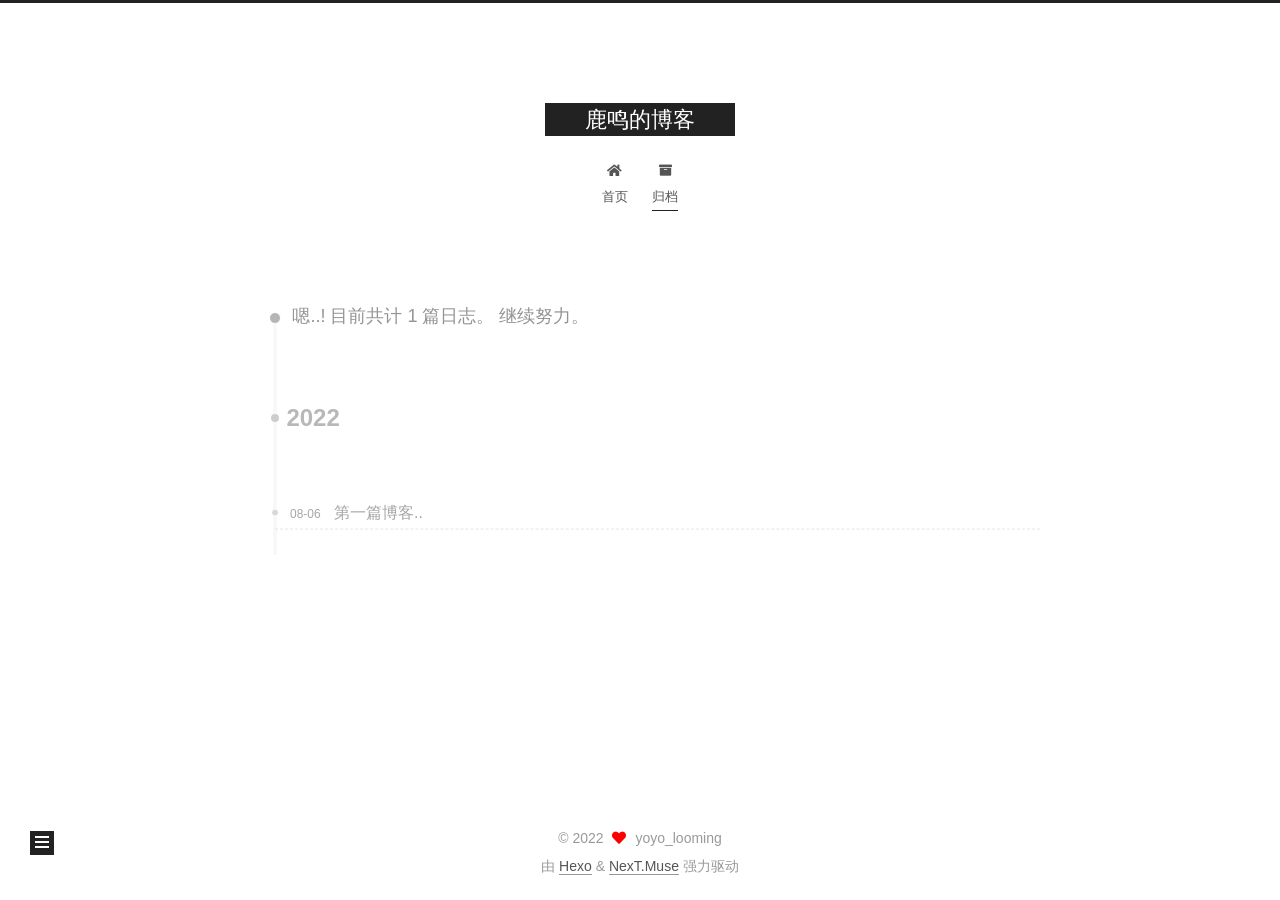
<file: archives/2022/index.html>
<!DOCTYPE html>
<html lang="zh-CN">
<head>
  <meta charset="UTF-8">
<meta name="viewport" content="width=device-width, initial-scale=1, maximum-scale=2">
<meta name="theme-color" content="#222">
<meta name="generator" content="Hexo 6.2.0">
  <link rel="apple-touch-icon" sizes="180x180" href="/images/apple-touch-icon-next.png">
  <link rel="icon" type="image/png" sizes="32x32" href="/images/favicon-32x32-next.png">
  <link rel="icon" type="image/png" sizes="16x16" href="/images/favicon-16x16-next.png">
  <link rel="mask-icon" href="/images/logo.svg" color="#222">

<link rel="stylesheet" href="/css/main.css">


<link rel="stylesheet" href="/lib/font-awesome/css/all.min.css">

<script id="hexo-configurations">
    var NexT = window.NexT || {};
    var CONFIG = {"hostname":"example.com","root":"/","scheme":"Muse","version":"7.8.0","exturl":false,"sidebar":{"position":"left","display":"post","padding":18,"offset":12,"onmobile":false},"copycode":{"enable":false,"show_result":false,"style":null},"back2top":{"enable":true,"sidebar":false,"scrollpercent":false},"bookmark":{"enable":false,"color":"#222","save":"auto"},"fancybox":false,"mediumzoom":false,"lazyload":false,"pangu":false,"comments":{"style":"tabs","active":null,"storage":true,"lazyload":false,"nav":null},"algolia":{"hits":{"per_page":10},"labels":{"input_placeholder":"Search for Posts","hits_empty":"We didn't find any results for the search: ${query}","hits_stats":"${hits} results found in ${time} ms"}},"localsearch":{"enable":false,"trigger":"auto","top_n_per_article":1,"unescape":false,"preload":false},"motion":{"enable":true,"async":false,"transition":{"post_block":"fadeIn","post_header":"slideDownIn","post_body":"slideDownIn","coll_header":"slideLeftIn","sidebar":"slideUpIn"}}};
  </script>

  <meta property="og:type" content="website">
<meta property="og:title" content="鹿鸣的博客">
<meta property="og:url" content="http://example.com/archives/2022/index.html">
<meta property="og:site_name" content="鹿鸣的博客">
<meta property="og:locale" content="zh_CN">
<meta property="article:author" content="yoyo_looming">
<meta name="twitter:card" content="summary">

<link rel="canonical" href="http://example.com/archives/2022/">


<script id="page-configurations">
  // https://hexo.io/docs/variables.html
  CONFIG.page = {
    sidebar: "",
    isHome : false,
    isPost : false,
    lang   : 'zh-CN'
  };
</script>

  <title>归档 | 鹿鸣的博客</title>
  






  <noscript>
  <style>
  .use-motion .brand,
  .use-motion .menu-item,
  .sidebar-inner,
  .use-motion .post-block,
  .use-motion .pagination,
  .use-motion .comments,
  .use-motion .post-header,
  .use-motion .post-body,
  .use-motion .collection-header { opacity: initial; }

  .use-motion .site-title,
  .use-motion .site-subtitle {
    opacity: initial;
    top: initial;
  }

  .use-motion .logo-line-before i { left: initial; }
  .use-motion .logo-line-after i { right: initial; }
  </style>
</noscript>

</head>

<body itemscope itemtype="http://schema.org/WebPage">
  <div class="container use-motion">
    <div class="headband"></div>

    <header class="header" itemscope itemtype="http://schema.org/WPHeader">
      <div class="header-inner"><div class="site-brand-container">
  <div class="site-nav-toggle">
    <div class="toggle" aria-label="切换导航栏">
      <span class="toggle-line toggle-line-first"></span>
      <span class="toggle-line toggle-line-middle"></span>
      <span class="toggle-line toggle-line-last"></span>
    </div>
  </div>

  <div class="site-meta">

    <a href="/" class="brand" rel="start">
      <span class="logo-line-before"><i></i></span>
      <h1 class="site-title">鹿鸣的博客</h1>
      <span class="logo-line-after"><i></i></span>
    </a>
  </div>

  <div class="site-nav-right">
    <div class="toggle popup-trigger">
    </div>
  </div>
</div>




<nav class="site-nav">
  <ul id="menu" class="main-menu menu">
        <li class="menu-item menu-item-home">

    <a href="/" rel="section"><i class="fa fa-home fa-fw"></i>首页</a>

  </li>
        <li class="menu-item menu-item-archives">

    <a href="/archives/" rel="section"><i class="fa fa-archive fa-fw"></i>归档</a>

  </li>
  </ul>
</nav>




</div>
    </header>

    
  <div class="back-to-top">
    <i class="fa fa-arrow-up"></i>
    <span>0%</span>
  </div>


    <main class="main">
      <div class="main-inner">
        <div class="content-wrap">
          

          <div class="content archive">
            

  
  
  
  <div class="post-block">
    <div class="posts-collapse">
      <div class="collection-title">
        <span class="collection-header">嗯..! 目前共计 1 篇日志。 继续努力。</span>
      </div>

      
    <div class="collection-year">
      <span class="collection-header">2022</span>
    </div>

  <article itemscope itemtype="http://schema.org/Article">
    <header class="post-header">

      <div class="post-meta">
        <time itemprop="dateCreated"
              datetime="2022-08-06T08:43:59+08:00"
              content="2022-08-06">
          08-06
        </time>
      </div>

      <div class="post-title">
          <a class="post-title-link" href="/2022/08/06/hello-world/" itemprop="url">
            <span itemprop="name">第一篇博客..</span>
          </a>
      </div>

    </header>
  </article>


    </div>
  </div>
  
  
  

  



          </div>
          

<script>
  window.addEventListener('tabs:register', () => {
    let { activeClass } = CONFIG.comments;
    if (CONFIG.comments.storage) {
      activeClass = localStorage.getItem('comments_active') || activeClass;
    }
    if (activeClass) {
      let activeTab = document.querySelector(`a[href="#comment-${activeClass}"]`);
      if (activeTab) {
        activeTab.click();
      }
    }
  });
  if (CONFIG.comments.storage) {
    window.addEventListener('tabs:click', event => {
      if (!event.target.matches('.tabs-comment .tab-content .tab-pane')) return;
      let commentClass = event.target.classList[1];
      localStorage.setItem('comments_active', commentClass);
    });
  }
</script>

        </div>
          
  
  <div class="toggle sidebar-toggle">
    <span class="toggle-line toggle-line-first"></span>
    <span class="toggle-line toggle-line-middle"></span>
    <span class="toggle-line toggle-line-last"></span>
  </div>

  <aside class="sidebar">
    <div class="sidebar-inner">

      <ul class="sidebar-nav motion-element">
        <li class="sidebar-nav-toc">
          文章目录
        </li>
        <li class="sidebar-nav-overview">
          站点概览
        </li>
      </ul>

      <!--noindex-->
      <div class="post-toc-wrap sidebar-panel">
      </div>
      <!--/noindex-->

      <div class="site-overview-wrap sidebar-panel">
        <div class="site-author motion-element" itemprop="author" itemscope itemtype="http://schema.org/Person">
  <p class="site-author-name" itemprop="name">yoyo_looming</p>
  <div class="site-description" itemprop="description"></div>
</div>
<div class="site-state-wrap motion-element">
  <nav class="site-state">
      <div class="site-state-item site-state-posts">
          <a href="/archives/">
        
          <span class="site-state-item-count">1</span>
          <span class="site-state-item-name">日志</span>
        </a>
      </div>
  </nav>
</div>



      </div>

    </div>
  </aside>
  <div id="sidebar-dimmer"></div>


      </div>
    </main>

    <footer class="footer">
      <div class="footer-inner">
        

        

<div class="copyright">
  
  &copy; 
  <span itemprop="copyrightYear">2022</span>
  <span class="with-love">
    <i class="fa fa-heart"></i>
  </span>
  <span class="author" itemprop="copyrightHolder">yoyo_looming</span>
</div>
  <div class="powered-by">由 <a href="https://hexo.io/" class="theme-link" rel="noopener" target="_blank">Hexo</a> & <a href="https://muse.theme-next.org/" class="theme-link" rel="noopener" target="_blank">NexT.Muse</a> 强力驱动
  </div>

        








      </div>
    </footer>
  </div>

  
  <script src="/lib/anime.min.js"></script>
  <script src="/lib/velocity/velocity.min.js"></script>
  <script src="/lib/velocity/velocity.ui.min.js"></script>

<script src="/js/utils.js"></script>

<script src="/js/motion.js"></script>


<script src="/js/schemes/muse.js"></script>


<script src="/js/next-boot.js"></script>




  















  

  

</body>
</html>
</file>
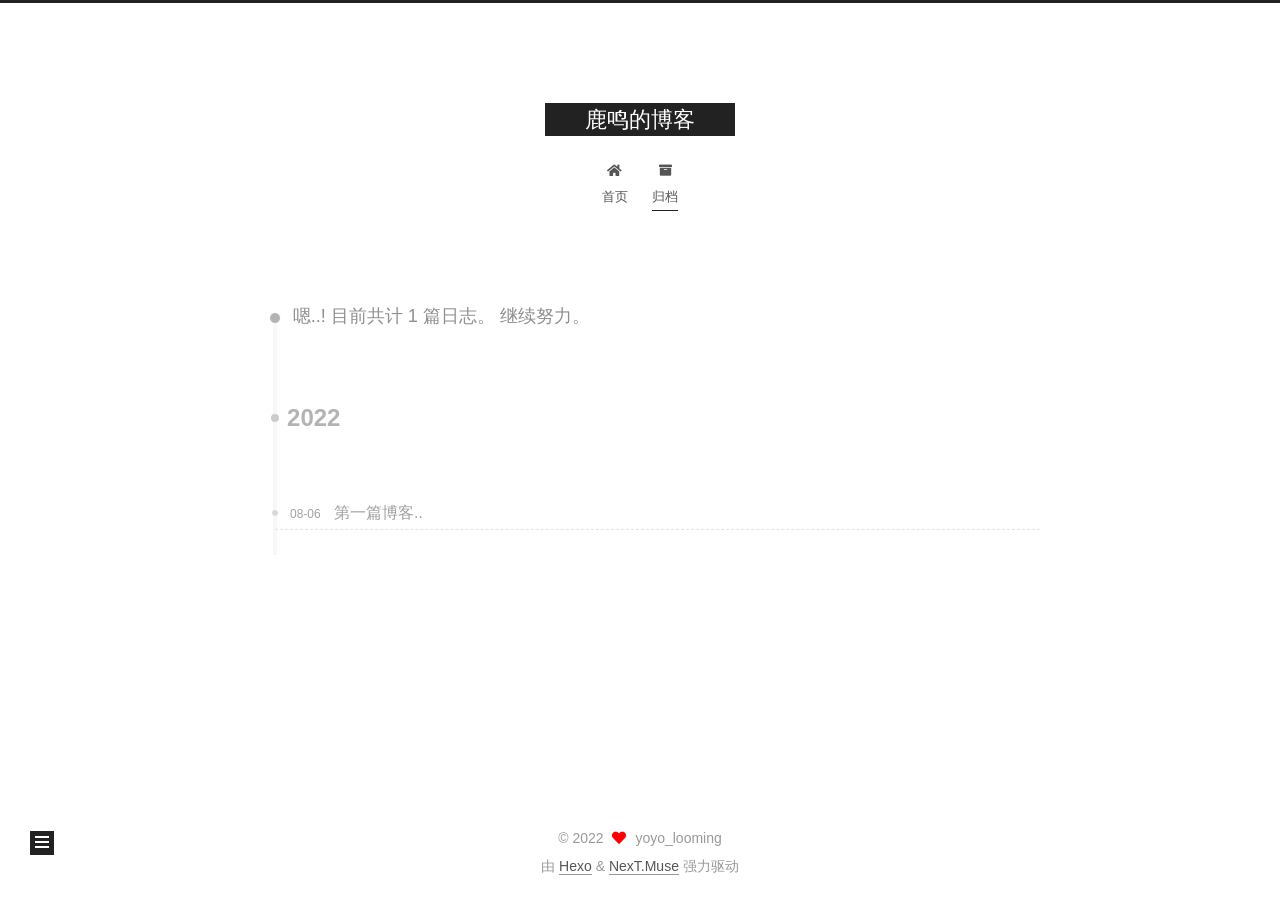
<file: archives/2022/08/index.html>
<!DOCTYPE html>
<html lang="zh-CN">
<head>
  <meta charset="UTF-8">
<meta name="viewport" content="width=device-width, initial-scale=1, maximum-scale=2">
<meta name="theme-color" content="#222">
<meta name="generator" content="Hexo 6.2.0">
  <link rel="apple-touch-icon" sizes="180x180" href="/images/apple-touch-icon-next.png">
  <link rel="icon" type="image/png" sizes="32x32" href="/images/favicon-32x32-next.png">
  <link rel="icon" type="image/png" sizes="16x16" href="/images/favicon-16x16-next.png">
  <link rel="mask-icon" href="/images/logo.svg" color="#222">

<link rel="stylesheet" href="/css/main.css">


<link rel="stylesheet" href="/lib/font-awesome/css/all.min.css">

<script id="hexo-configurations">
    var NexT = window.NexT || {};
    var CONFIG = {"hostname":"example.com","root":"/","scheme":"Muse","version":"7.8.0","exturl":false,"sidebar":{"position":"left","display":"post","padding":18,"offset":12,"onmobile":false},"copycode":{"enable":false,"show_result":false,"style":null},"back2top":{"enable":true,"sidebar":false,"scrollpercent":false},"bookmark":{"enable":false,"color":"#222","save":"auto"},"fancybox":false,"mediumzoom":false,"lazyload":false,"pangu":false,"comments":{"style":"tabs","active":null,"storage":true,"lazyload":false,"nav":null},"algolia":{"hits":{"per_page":10},"labels":{"input_placeholder":"Search for Posts","hits_empty":"We didn't find any results for the search: ${query}","hits_stats":"${hits} results found in ${time} ms"}},"localsearch":{"enable":false,"trigger":"auto","top_n_per_article":1,"unescape":false,"preload":false},"motion":{"enable":true,"async":false,"transition":{"post_block":"fadeIn","post_header":"slideDownIn","post_body":"slideDownIn","coll_header":"slideLeftIn","sidebar":"slideUpIn"}}};
  </script>

  <meta property="og:type" content="website">
<meta property="og:title" content="鹿鸣的博客">
<meta property="og:url" content="http://example.com/archives/2022/08/index.html">
<meta property="og:site_name" content="鹿鸣的博客">
<meta property="og:locale" content="zh_CN">
<meta property="article:author" content="yoyo_looming">
<meta name="twitter:card" content="summary">

<link rel="canonical" href="http://example.com/archives/2022/08/">


<script id="page-configurations">
  // https://hexo.io/docs/variables.html
  CONFIG.page = {
    sidebar: "",
    isHome : false,
    isPost : false,
    lang   : 'zh-CN'
  };
</script>

  <title>归档 | 鹿鸣的博客</title>
  






  <noscript>
  <style>
  .use-motion .brand,
  .use-motion .menu-item,
  .sidebar-inner,
  .use-motion .post-block,
  .use-motion .pagination,
  .use-motion .comments,
  .use-motion .post-header,
  .use-motion .post-body,
  .use-motion .collection-header { opacity: initial; }

  .use-motion .site-title,
  .use-motion .site-subtitle {
    opacity: initial;
    top: initial;
  }

  .use-motion .logo-line-before i { left: initial; }
  .use-motion .logo-line-after i { right: initial; }
  </style>
</noscript>

</head>

<body itemscope itemtype="http://schema.org/WebPage">
  <div class="container use-motion">
    <div class="headband"></div>

    <header class="header" itemscope itemtype="http://schema.org/WPHeader">
      <div class="header-inner"><div class="site-brand-container">
  <div class="site-nav-toggle">
    <div class="toggle" aria-label="切换导航栏">
      <span class="toggle-line toggle-line-first"></span>
      <span class="toggle-line toggle-line-middle"></span>
      <span class="toggle-line toggle-line-last"></span>
    </div>
  </div>

  <div class="site-meta">

    <a href="/" class="brand" rel="start">
      <span class="logo-line-before"><i></i></span>
      <h1 class="site-title">鹿鸣的博客</h1>
      <span class="logo-line-after"><i></i></span>
    </a>
  </div>

  <div class="site-nav-right">
    <div class="toggle popup-trigger">
    </div>
  </div>
</div>




<nav class="site-nav">
  <ul id="menu" class="main-menu menu">
        <li class="menu-item menu-item-home">

    <a href="/" rel="section"><i class="fa fa-home fa-fw"></i>首页</a>

  </li>
        <li class="menu-item menu-item-archives">

    <a href="/archives/" rel="section"><i class="fa fa-archive fa-fw"></i>归档</a>

  </li>
  </ul>
</nav>




</div>
    </header>

    
  <div class="back-to-top">
    <i class="fa fa-arrow-up"></i>
    <span>0%</span>
  </div>


    <main class="main">
      <div class="main-inner">
        <div class="content-wrap">
          

          <div class="content archive">
            

  
  
  
  <div class="post-block">
    <div class="posts-collapse">
      <div class="collection-title">
        <span class="collection-header">嗯..! 目前共计 1 篇日志。 继续努力。</span>
      </div>

      
    <div class="collection-year">
      <span class="collection-header">2022</span>
    </div>

  <article itemscope itemtype="http://schema.org/Article">
    <header class="post-header">

      <div class="post-meta">
        <time itemprop="dateCreated"
              datetime="2022-08-06T08:43:59+08:00"
              content="2022-08-06">
          08-06
        </time>
      </div>

      <div class="post-title">
          <a class="post-title-link" href="/2022/08/06/hello-world/" itemprop="url">
            <span itemprop="name">第一篇博客..</span>
          </a>
      </div>

    </header>
  </article>


    </div>
  </div>
  
  
  

  



          </div>
          

<script>
  window.addEventListener('tabs:register', () => {
    let { activeClass } = CONFIG.comments;
    if (CONFIG.comments.storage) {
      activeClass = localStorage.getItem('comments_active') || activeClass;
    }
    if (activeClass) {
      let activeTab = document.querySelector(`a[href="#comment-${activeClass}"]`);
      if (activeTab) {
        activeTab.click();
      }
    }
  });
  if (CONFIG.comments.storage) {
    window.addEventListener('tabs:click', event => {
      if (!event.target.matches('.tabs-comment .tab-content .tab-pane')) return;
      let commentClass = event.target.classList[1];
      localStorage.setItem('comments_active', commentClass);
    });
  }
</script>

        </div>
          
  
  <div class="toggle sidebar-toggle">
    <span class="toggle-line toggle-line-first"></span>
    <span class="toggle-line toggle-line-middle"></span>
    <span class="toggle-line toggle-line-last"></span>
  </div>

  <aside class="sidebar">
    <div class="sidebar-inner">

      <ul class="sidebar-nav motion-element">
        <li class="sidebar-nav-toc">
          文章目录
        </li>
        <li class="sidebar-nav-overview">
          站点概览
        </li>
      </ul>

      <!--noindex-->
      <div class="post-toc-wrap sidebar-panel">
      </div>
      <!--/noindex-->

      <div class="site-overview-wrap sidebar-panel">
        <div class="site-author motion-element" itemprop="author" itemscope itemtype="http://schema.org/Person">
  <p class="site-author-name" itemprop="name">yoyo_looming</p>
  <div class="site-description" itemprop="description"></div>
</div>
<div class="site-state-wrap motion-element">
  <nav class="site-state">
      <div class="site-state-item site-state-posts">
          <a href="/archives/">
        
          <span class="site-state-item-count">1</span>
          <span class="site-state-item-name">日志</span>
        </a>
      </div>
  </nav>
</div>



      </div>

    </div>
  </aside>
  <div id="sidebar-dimmer"></div>


      </div>
    </main>

    <footer class="footer">
      <div class="footer-inner">
        

        

<div class="copyright">
  
  &copy; 
  <span itemprop="copyrightYear">2022</span>
  <span class="with-love">
    <i class="fa fa-heart"></i>
  </span>
  <span class="author" itemprop="copyrightHolder">yoyo_looming</span>
</div>
  <div class="powered-by">由 <a href="https://hexo.io/" class="theme-link" rel="noopener" target="_blank">Hexo</a> & <a href="https://muse.theme-next.org/" class="theme-link" rel="noopener" target="_blank">NexT.Muse</a> 强力驱动
  </div>

        








      </div>
    </footer>
  </div>

  
  <script src="/lib/anime.min.js"></script>
  <script src="/lib/velocity/velocity.min.js"></script>
  <script src="/lib/velocity/velocity.ui.min.js"></script>

<script src="/js/utils.js"></script>

<script src="/js/motion.js"></script>


<script src="/js/schemes/muse.js"></script>


<script src="/js/next-boot.js"></script>




  















  

  

</body>
</html>
</file>
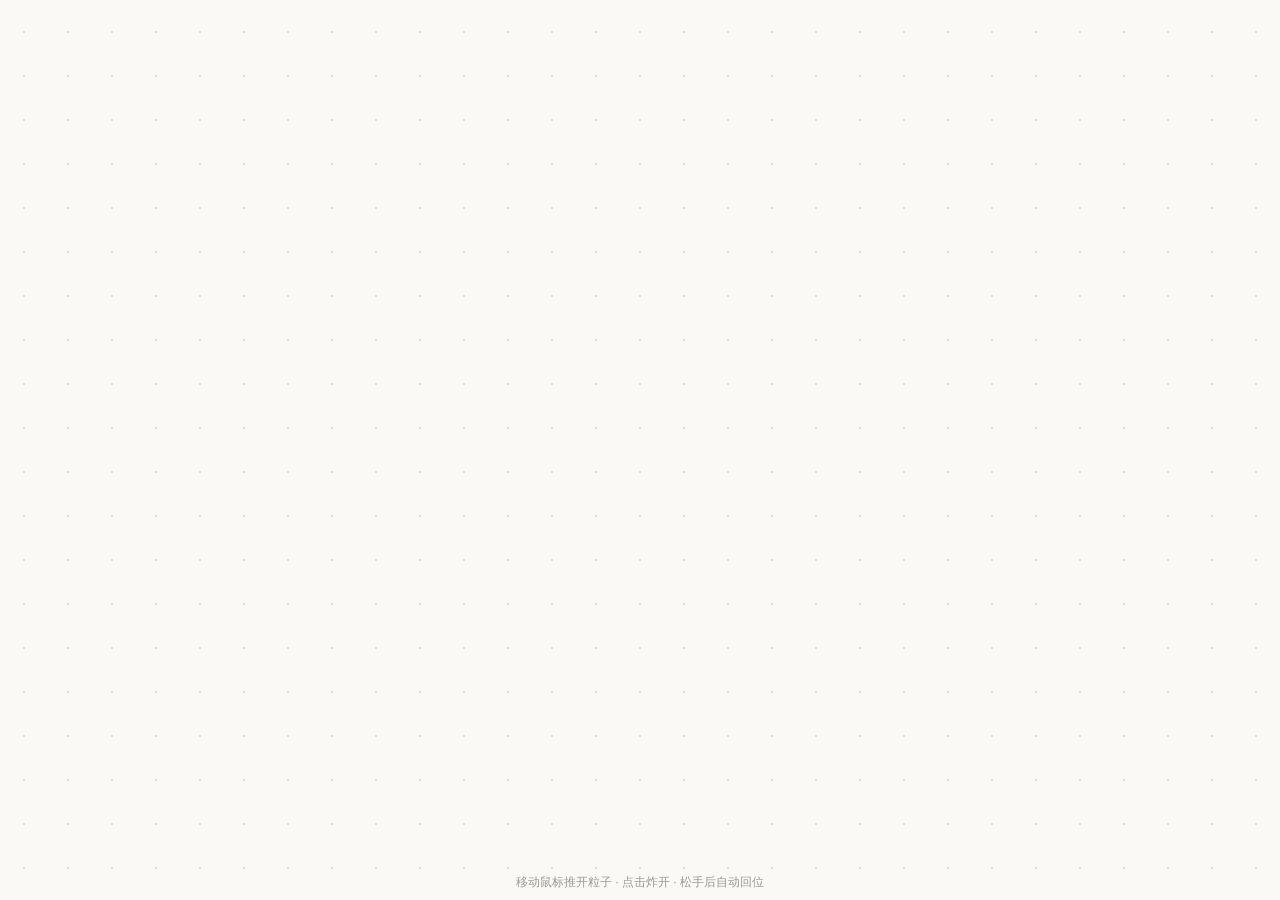
<file: static/anim/spring-particles/index.html>
<!DOCTYPE html>
<html lang="zh-CN">
<head>
<meta charset="utf-8">
<meta name="viewport" content="width=device-width, initial-scale=1">
<title>弹簧粒子</title>
<style>
  html, body { margin: 0; height: 100%; overflow: hidden; background: #faf9f5; }
  canvas { display: block; width: 100%; height: 100%; touch-action: none; cursor: crosshair; }
  .hint {
    position: fixed; left: 0; right: 0; bottom: 8px; text-align: center;
    font: 12px/1.6 -apple-system, "Segoe UI", "PingFang SC", sans-serif;
    color: #9a9a93; pointer-events: none; user-select: none;
  }
</style>
</head>
<body>
<canvas id="c"></canvas>
<div class="hint">移动鼠标推开粒子 · 点击炸开 · 松手后自动回位</div>

<script>
(function () {
  const canvas = document.getElementById('c');
  const ctx = canvas.getContext('2d');
  const reduceMotion = window.matchMedia('(prefers-reduced-motion: reduce)').matches;

  const GAP = 44;          // 粒子间距
  const R = 110;           // 鼠标影响半径
  const SPRING = 0.045;    // 回位弹力
  const FRICTION = 0.90;   // 阻尼
  const COLOR = '43, 43, 40';

  let dpr = 1, W = 0, H = 0;
  let particles = [];
  const mouse = { x: -9999, y: -9999, down: false };

  function build() {
    dpr = Math.min(window.devicePixelRatio || 1, 2);
    W = canvas.clientWidth;
    H = canvas.clientHeight;
    canvas.width = Math.round(W * dpr);
    canvas.height = Math.round(H * dpr);
    ctx.setTransform(dpr, 0, 0, dpr, 0, 0);

    particles = [];
    const cols = Math.floor(W / GAP);
    const rows = Math.floor(H / GAP);
    const ox = (W - (cols - 1) * GAP) / 2;
    const oy = (H - (rows - 1) * GAP) / 2;

    for (let j = 0; j < rows; j++) {
      for (let i = 0; i < cols; i++) {
        const hx = ox + i * GAP;
        const hy = oy + j * GAP;
        particles.push({ x: hx, y: hy, hx, hy, vx: 0, vy: 0 });
      }
    }
  }

  function step() {
    ctx.clearRect(0, 0, W, H);

    for (const p of particles) {
      // 鼠标推力
      const dx = p.x - mouse.x;
      const dy = p.y - mouse.y;
      const dist = Math.hypot(dx, dy);
      if (dist < R && dist > 0.001) {
        const force = (1 - dist / R) * (mouse.down ? 26 : 10);
        p.vx += (dx / dist) * force;
        p.vy += (dy / dist) * force;
      }

      // 弹回原位
      p.vx += (p.hx - p.x) * SPRING;
      p.vy += (p.hy - p.y) * SPRING;
      p.vx *= FRICTION;
      p.vy *= FRICTION;
      p.x += p.vx;
      p.y += p.vy;

      // 位移越大，点越大越实
      const off = Math.min(Math.hypot(p.x - p.hx, p.y - p.hy) / 60, 1);
      const radius = 1.1 + off * 2.6;
      const alpha = 0.18 + off * 0.68;
      ctx.beginPath();
      ctx.arc(p.x, p.y, radius, 0, Math.PI * 2);
      ctx.fillStyle = 'rgba(' + COLOR + ',' + alpha.toFixed(3) + ')';
      ctx.fill();
    }
  }

  function loop() {
    step();
    requestAnimationFrame(loop);
  }

  function toLocal(ev) {
    const rect = canvas.getBoundingClientRect();
    mouse.x = ev.clientX - rect.left;
    mouse.y = ev.clientY - rect.top;
  }

  canvas.addEventListener('pointermove', toLocal);
  canvas.addEventListener('pointerdown', function (ev) { mouse.down = true; toLocal(ev); });
  window.addEventListener('pointerup', function () { mouse.down = false; });
  canvas.addEventListener('pointerleave', function () { mouse.x = -9999; mouse.y = -9999; });

  let resizeTimer;
  window.addEventListener('resize', function () {
    clearTimeout(resizeTimer);
    resizeTimer = setTimeout(build, 120);
  });

  build();

  if (reduceMotion) {
    step();                     // 只画一帧静态图
  } else {
    requestAnimationFrame(loop);
  }
})();
</script>
</body>
</html>
</file>
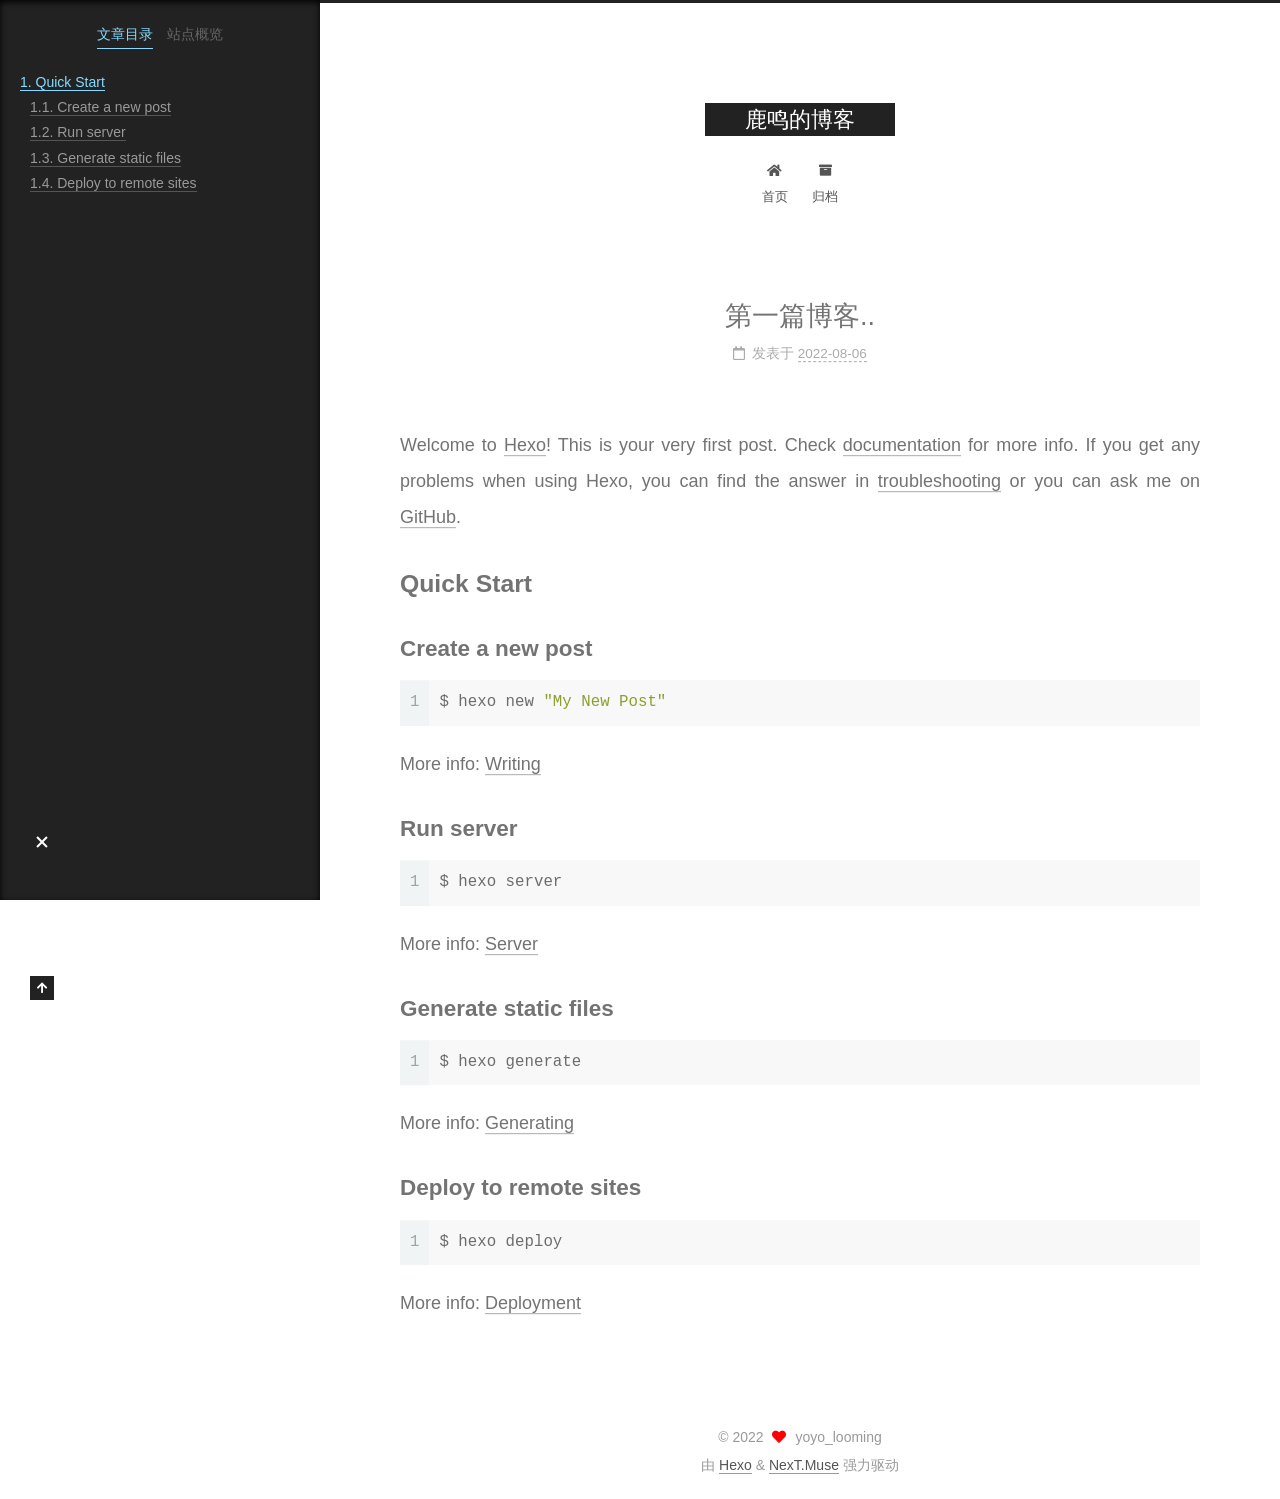
<file: 2022/08/06/hello-world/index.html>
<!DOCTYPE html>
<html lang="zh-CN">
<head>
  <meta charset="UTF-8">
<meta name="viewport" content="width=device-width, initial-scale=1, maximum-scale=2">
<meta name="theme-color" content="#222">
<meta name="generator" content="Hexo 6.2.0">
  <link rel="apple-touch-icon" sizes="180x180" href="/images/apple-touch-icon-next.png">
  <link rel="icon" type="image/png" sizes="32x32" href="/images/favicon-32x32-next.png">
  <link rel="icon" type="image/png" sizes="16x16" href="/images/favicon-16x16-next.png">
  <link rel="mask-icon" href="/images/logo.svg" color="#222">

<link rel="stylesheet" href="/css/main.css">


<link rel="stylesheet" href="/lib/font-awesome/css/all.min.css">

<script id="hexo-configurations">
    var NexT = window.NexT || {};
    var CONFIG = {"hostname":"example.com","root":"/","scheme":"Muse","version":"7.8.0","exturl":false,"sidebar":{"position":"left","display":"post","padding":18,"offset":12,"onmobile":false},"copycode":{"enable":false,"show_result":false,"style":null},"back2top":{"enable":true,"sidebar":false,"scrollpercent":false},"bookmark":{"enable":false,"color":"#222","save":"auto"},"fancybox":false,"mediumzoom":false,"lazyload":false,"pangu":false,"comments":{"style":"tabs","active":null,"storage":true,"lazyload":false,"nav":null},"algolia":{"hits":{"per_page":10},"labels":{"input_placeholder":"Search for Posts","hits_empty":"We didn't find any results for the search: ${query}","hits_stats":"${hits} results found in ${time} ms"}},"localsearch":{"enable":false,"trigger":"auto","top_n_per_article":1,"unescape":false,"preload":false},"motion":{"enable":true,"async":false,"transition":{"post_block":"fadeIn","post_header":"slideDownIn","post_body":"slideDownIn","coll_header":"slideLeftIn","sidebar":"slideUpIn"}}};
  </script>

  <meta name="description" content="Welcome to Hexo! This is your very first post. Check documentation for more info. If you get any problems when using Hexo, you can find the answer in troubleshooting or you can ask me on GitHub. Quick">
<meta property="og:type" content="article">
<meta property="og:title" content="第一篇博客..">
<meta property="og:url" content="http://example.com/2022/08/06/hello-world/index.html">
<meta property="og:site_name" content="鹿鸣的博客">
<meta property="og:description" content="Welcome to Hexo! This is your very first post. Check documentation for more info. If you get any problems when using Hexo, you can find the answer in troubleshooting or you can ask me on GitHub. Quick">
<meta property="og:locale" content="zh_CN">
<meta property="article:published_time" content="2022-08-06T00:43:59.503Z">
<meta property="article:modified_time" content="2022-08-06T00:49:51.974Z">
<meta property="article:author" content="yoyo_looming">
<meta name="twitter:card" content="summary">

<link rel="canonical" href="http://example.com/2022/08/06/hello-world/">


<script id="page-configurations">
  // https://hexo.io/docs/variables.html
  CONFIG.page = {
    sidebar: "",
    isHome : false,
    isPost : true,
    lang   : 'zh-CN'
  };
</script>

  <title>第一篇博客.. | 鹿鸣的博客</title>
  






  <noscript>
  <style>
  .use-motion .brand,
  .use-motion .menu-item,
  .sidebar-inner,
  .use-motion .post-block,
  .use-motion .pagination,
  .use-motion .comments,
  .use-motion .post-header,
  .use-motion .post-body,
  .use-motion .collection-header { opacity: initial; }

  .use-motion .site-title,
  .use-motion .site-subtitle {
    opacity: initial;
    top: initial;
  }

  .use-motion .logo-line-before i { left: initial; }
  .use-motion .logo-line-after i { right: initial; }
  </style>
</noscript>

</head>

<body itemscope itemtype="http://schema.org/WebPage">
  <div class="container use-motion">
    <div class="headband"></div>

    <header class="header" itemscope itemtype="http://schema.org/WPHeader">
      <div class="header-inner"><div class="site-brand-container">
  <div class="site-nav-toggle">
    <div class="toggle" aria-label="切换导航栏">
      <span class="toggle-line toggle-line-first"></span>
      <span class="toggle-line toggle-line-middle"></span>
      <span class="toggle-line toggle-line-last"></span>
    </div>
  </div>

  <div class="site-meta">

    <a href="/" class="brand" rel="start">
      <span class="logo-line-before"><i></i></span>
      <h1 class="site-title">鹿鸣的博客</h1>
      <span class="logo-line-after"><i></i></span>
    </a>
  </div>

  <div class="site-nav-right">
    <div class="toggle popup-trigger">
    </div>
  </div>
</div>




<nav class="site-nav">
  <ul id="menu" class="main-menu menu">
        <li class="menu-item menu-item-home">

    <a href="/" rel="section"><i class="fa fa-home fa-fw"></i>首页</a>

  </li>
        <li class="menu-item menu-item-archives">

    <a href="/archives/" rel="section"><i class="fa fa-archive fa-fw"></i>归档</a>

  </li>
  </ul>
</nav>




</div>
    </header>

    
  <div class="back-to-top">
    <i class="fa fa-arrow-up"></i>
    <span>0%</span>
  </div>


    <main class="main">
      <div class="main-inner">
        <div class="content-wrap">
          

          <div class="content post posts-expand">
            

    
  
  
  <article itemscope itemtype="http://schema.org/Article" class="post-block" lang="zh-CN">
    <link itemprop="mainEntityOfPage" href="http://example.com/2022/08/06/hello-world/">

    <span hidden itemprop="author" itemscope itemtype="http://schema.org/Person">
      <meta itemprop="image" content="/images/avatar.gif">
      <meta itemprop="name" content="yoyo_looming">
      <meta itemprop="description" content="">
    </span>

    <span hidden itemprop="publisher" itemscope itemtype="http://schema.org/Organization">
      <meta itemprop="name" content="鹿鸣的博客">
    </span>
      <header class="post-header">
        <h1 class="post-title" itemprop="name headline">
          第一篇博客..
        </h1>

        <div class="post-meta">
            <span class="post-meta-item">
              <span class="post-meta-item-icon">
                <i class="far fa-calendar"></i>
              </span>
              <span class="post-meta-item-text">发表于</span>
              

              <time title="创建时间：2022-08-06 08:43:59 / 修改时间：08:49:51" itemprop="dateCreated datePublished" datetime="2022-08-06T08:43:59+08:00">2022-08-06</time>
            </span>

          

        </div>
      </header>

    
    
    
    <div class="post-body" itemprop="articleBody">

      
        <p>Welcome to <a target="_blank" rel="noopener" href="https://hexo.io/">Hexo</a>! This is your very first post. Check <a target="_blank" rel="noopener" href="https://hexo.io/docs/">documentation</a> for more info. If you get any problems when using Hexo, you can find the answer in <a target="_blank" rel="noopener" href="https://hexo.io/docs/troubleshooting.html">troubleshooting</a> or you can ask me on <a target="_blank" rel="noopener" href="https://github.com/hexojs/hexo/issues">GitHub</a>.</p>
<h2 id="Quick-Start"><a href="#Quick-Start" class="headerlink" title="Quick Start"></a>Quick Start</h2><h3 id="Create-a-new-post"><a href="#Create-a-new-post" class="headerlink" title="Create a new post"></a>Create a new post</h3><figure class="highlight bash"><table><tr><td class="gutter"><pre><span class="line">1</span><br></pre></td><td class="code"><pre><span class="line">$ hexo new <span class="string">&quot;My New Post&quot;</span></span><br></pre></td></tr></table></figure>

<p>More info: <a target="_blank" rel="noopener" href="https://hexo.io/docs/writing.html">Writing</a></p>
<h3 id="Run-server"><a href="#Run-server" class="headerlink" title="Run server"></a>Run server</h3><figure class="highlight bash"><table><tr><td class="gutter"><pre><span class="line">1</span><br></pre></td><td class="code"><pre><span class="line">$ hexo server</span><br></pre></td></tr></table></figure>

<p>More info: <a target="_blank" rel="noopener" href="https://hexo.io/docs/server.html">Server</a></p>
<h3 id="Generate-static-files"><a href="#Generate-static-files" class="headerlink" title="Generate static files"></a>Generate static files</h3><figure class="highlight bash"><table><tr><td class="gutter"><pre><span class="line">1</span><br></pre></td><td class="code"><pre><span class="line">$ hexo generate</span><br></pre></td></tr></table></figure>

<p>More info: <a target="_blank" rel="noopener" href="https://hexo.io/docs/generating.html">Generating</a></p>
<h3 id="Deploy-to-remote-sites"><a href="#Deploy-to-remote-sites" class="headerlink" title="Deploy to remote sites"></a>Deploy to remote sites</h3><figure class="highlight bash"><table><tr><td class="gutter"><pre><span class="line">1</span><br></pre></td><td class="code"><pre><span class="line">$ hexo deploy</span><br></pre></td></tr></table></figure>

<p>More info: <a target="_blank" rel="noopener" href="https://hexo.io/docs/one-command-deployment.html">Deployment</a></p>

    </div>

    
    
    

      <footer class="post-footer">

        


        
      </footer>
    
  </article>
  
  
  



          </div>
          

<script>
  window.addEventListener('tabs:register', () => {
    let { activeClass } = CONFIG.comments;
    if (CONFIG.comments.storage) {
      activeClass = localStorage.getItem('comments_active') || activeClass;
    }
    if (activeClass) {
      let activeTab = document.querySelector(`a[href="#comment-${activeClass}"]`);
      if (activeTab) {
        activeTab.click();
      }
    }
  });
  if (CONFIG.comments.storage) {
    window.addEventListener('tabs:click', event => {
      if (!event.target.matches('.tabs-comment .tab-content .tab-pane')) return;
      let commentClass = event.target.classList[1];
      localStorage.setItem('comments_active', commentClass);
    });
  }
</script>

        </div>
          
  
  <div class="toggle sidebar-toggle">
    <span class="toggle-line toggle-line-first"></span>
    <span class="toggle-line toggle-line-middle"></span>
    <span class="toggle-line toggle-line-last"></span>
  </div>

  <aside class="sidebar">
    <div class="sidebar-inner">

      <ul class="sidebar-nav motion-element">
        <li class="sidebar-nav-toc">
          文章目录
        </li>
        <li class="sidebar-nav-overview">
          站点概览
        </li>
      </ul>

      <!--noindex-->
      <div class="post-toc-wrap sidebar-panel">
          <div class="post-toc motion-element"><ol class="nav"><li class="nav-item nav-level-2"><a class="nav-link" href="#Quick-Start"><span class="nav-number">1.</span> <span class="nav-text">Quick Start</span></a><ol class="nav-child"><li class="nav-item nav-level-3"><a class="nav-link" href="#Create-a-new-post"><span class="nav-number">1.1.</span> <span class="nav-text">Create a new post</span></a></li><li class="nav-item nav-level-3"><a class="nav-link" href="#Run-server"><span class="nav-number">1.2.</span> <span class="nav-text">Run server</span></a></li><li class="nav-item nav-level-3"><a class="nav-link" href="#Generate-static-files"><span class="nav-number">1.3.</span> <span class="nav-text">Generate static files</span></a></li><li class="nav-item nav-level-3"><a class="nav-link" href="#Deploy-to-remote-sites"><span class="nav-number">1.4.</span> <span class="nav-text">Deploy to remote sites</span></a></li></ol></li></ol></div>
      </div>
      <!--/noindex-->

      <div class="site-overview-wrap sidebar-panel">
        <div class="site-author motion-element" itemprop="author" itemscope itemtype="http://schema.org/Person">
  <p class="site-author-name" itemprop="name">yoyo_looming</p>
  <div class="site-description" itemprop="description"></div>
</div>
<div class="site-state-wrap motion-element">
  <nav class="site-state">
      <div class="site-state-item site-state-posts">
          <a href="/archives/">
        
          <span class="site-state-item-count">1</span>
          <span class="site-state-item-name">日志</span>
        </a>
      </div>
  </nav>
</div>



      </div>

    </div>
  </aside>
  <div id="sidebar-dimmer"></div>


      </div>
    </main>

    <footer class="footer">
      <div class="footer-inner">
        

        

<div class="copyright">
  
  &copy; 
  <span itemprop="copyrightYear">2022</span>
  <span class="with-love">
    <i class="fa fa-heart"></i>
  </span>
  <span class="author" itemprop="copyrightHolder">yoyo_looming</span>
</div>
  <div class="powered-by">由 <a href="https://hexo.io/" class="theme-link" rel="noopener" target="_blank">Hexo</a> & <a href="https://muse.theme-next.org/" class="theme-link" rel="noopener" target="_blank">NexT.Muse</a> 强力驱动
  </div>

        








      </div>
    </footer>
  </div>

  
  <script src="/lib/anime.min.js"></script>
  <script src="/lib/velocity/velocity.min.js"></script>
  <script src="/lib/velocity/velocity.ui.min.js"></script>

<script src="/js/utils.js"></script>

<script src="/js/motion.js"></script>


<script src="/js/schemes/muse.js"></script>


<script src="/js/next-boot.js"></script>




  















  

  

</body>
</html>
</file>
<file: css/main.css>
:root {
  --body-bg-color: #fff;
  --content-bg-color: #fff;
  --card-bg-color: #f5f5f5;
  --text-color: #555;
  --blockquote-color: #666;
  --link-color: #555;
  --link-hover-color: #222;
  --brand-color: #fff;
  --brand-hover-color: #fff;
  --table-row-odd-bg-color: #f9f9f9;
  --table-row-hover-bg-color: #f5f5f5;
  --menu-item-bg-color: #f5f5f5;
  --btn-default-bg: #222;
  --btn-default-color: #fff;
  --btn-default-border-color: #222;
  --btn-default-hover-bg: #fff;
  --btn-default-hover-color: #222;
  --btn-default-hover-border-color: #222;
}
html {
  line-height: 1.15; /* 1 */
  -webkit-text-size-adjust: 100%; /* 2 */
}
body {
  margin: 0;
}
main {
  display: block;
}
h1 {
  font-size: 2em;
  margin: 0.67em 0;
}
hr {
  box-sizing: content-box; /* 1 */
  height: 0; /* 1 */
  overflow: visible; /* 2 */
}
pre {
  font-family: monospace, monospace; /* 1 */
  font-size: 1em; /* 2 */
}
a {
  background: transparent;
}
abbr[title] {
  border-bottom: none; /* 1 */
  text-decoration: underline; /* 2 */
  text-decoration: underline dotted; /* 2 */
}
b,
strong {
  font-weight: bolder;
}
code,
kbd,
samp {
  font-family: monospace, monospace; /* 1 */
  font-size: 1em; /* 2 */
}
small {
  font-size: 80%;
}
sub,
sup {
  font-size: 75%;
  line-height: 0;
  position: relative;
  vertical-align: baseline;
}
sub {
  bottom: -0.25em;
}
sup {
  top: -0.5em;
}
img {
  border-style: none;
}
button,
input,
optgroup,
select,
textarea {
  font-family: inherit; /* 1 */
  font-size: 100%; /* 1 */
  line-height: 1.15; /* 1 */
  margin: 0; /* 2 */
}
button,
input {
/* 1 */
  overflow: visible;
}
button,
select {
/* 1 */
  text-transform: none;
}
button,
[type='button'],
[type='reset'],
[type='submit'] {
  -webkit-appearance: button;
}
button::-moz-focus-inner,
[type='button']::-moz-focus-inner,
[type='reset']::-moz-focus-inner,
[type='submit']::-moz-focus-inner {
  border-style: none;
  padding: 0;
}
button:-moz-focusring,
[type='button']:-moz-focusring,
[type='reset']:-moz-focusring,
[type='submit']:-moz-focusring {
  outline: 1px dotted ButtonText;
}
fieldset {
  padding: 0.35em 0.75em 0.625em;
}
legend {
  box-sizing: border-box; /* 1 */
  color: inherit; /* 2 */
  display: table; /* 1 */
  max-width: 100%; /* 1 */
  padding: 0; /* 3 */
  white-space: normal; /* 1 */
}
progress {
  vertical-align: baseline;
}
textarea {
  overflow: auto;
}
[type='checkbox'],
[type='radio'] {
  box-sizing: border-box; /* 1 */
  padding: 0; /* 2 */
}
[type='number']::-webkit-inner-spin-button,
[type='number']::-webkit-outer-spin-button {
  height: auto;
}
[type='search'] {
  outline-offset: -2px; /* 2 */
  -webkit-appearance: textfield; /* 1 */
}
[type='search']::-webkit-search-decoration {
  -webkit-appearance: none;
}
::-webkit-file-upload-button {
  font: inherit; /* 2 */
  -webkit-appearance: button; /* 1 */
}
details {
  display: block;
}
summary {
  display: list-item;
}
template {
  display: none;
}
[hidden] {
  display: none;
}
::selection {
  background: #262a30;
  color: #eee;
}
html,
body {
  height: 100%;
}
body {
  background: var(--body-bg-color);
  color: var(--text-color);
  font-family: 'Lato', "PingFang SC", "Microsoft YaHei", sans-serif;
  font-size: 1em;
  line-height: 2;
}
@media (max-width: 991px) {
  body {
    padding-left: 0 !important;
    padding-right: 0 !important;
  }
}
h1,
h2,
h3,
h4,
h5,
h6 {
  font-family: 'Lato', "PingFang SC", "Microsoft YaHei", sans-serif;
  font-weight: bold;
  line-height: 1.5;
  margin: 20px 0 15px;
}
h1 {
  font-size: 1.5em;
}
h2 {
  font-size: 1.375em;
}
h3 {
  font-size: 1.25em;
}
h4 {
  font-size: 1.125em;
}
h5 {
  font-size: 1em;
}
h6 {
  font-size: 0.875em;
}
p {
  margin: 0 0 20px 0;
}
a,
span.exturl {
  border-bottom: 1px solid #999;
  color: var(--link-color);
  outline: 0;
  text-decoration: none;
  overflow-wrap: break-word;
  word-wrap: break-word;
  cursor: pointer;
}
a:hover,
span.exturl:hover {
  border-bottom-color: var(--link-hover-color);
  color: var(--link-hover-color);
}
iframe,
img,
video {
  display: block;
  margin-left: auto;
  margin-right: auto;
  max-width: 100%;
}
hr {
  background-image: repeating-linear-gradient(-45deg, #ddd, #ddd 4px, transparent 4px, transparent 8px);
  border: 0;
  height: 3px;
  margin: 40px 0;
}
blockquote {
  border-left: 4px solid #ddd;
  color: var(--blockquote-color);
  margin: 0;
  padding: 0 15px;
}
blockquote cite::before {
  content: '-';
  padding: 0 5px;
}
dt {
  font-weight: bold;
}
dd {
  margin: 0;
  padding: 0;
}
kbd {
  background-color: #f5f5f5;
  background-image: linear-gradient(#eee, #fff, #eee);
  border: 1px solid #ccc;
  border-radius: 0.2em;
  box-shadow: 0.1em 0.1em 0.2em rgba(0,0,0,0.1);
  color: #555;
  font-family: inherit;
  padding: 0.1em 0.3em;
  white-space: nowrap;
}
.table-container {
  overflow: auto;
}
table {
  border-collapse: collapse;
  border-spacing: 0;
  font-size: 0.875em;
  margin: 0 0 20px 0;
  width: 100%;
}
tbody tr:nth-of-type(odd) {
  background: var(--table-row-odd-bg-color);
}
tbody tr:hover {
  background: var(--table-row-hover-bg-color);
}
caption,
th,
td {
  font-weight: normal;
  padding: 8px;
  vertical-align: middle;
}
th,
td {
  border: 1px solid #ddd;
  border-bottom: 3px solid #ddd;
}
th {
  font-weight: 700;
  padding-bottom: 10px;
}
td {
  border-bottom-width: 1px;
}
.btn {
  background: var(--btn-default-bg);
  border: 2px solid var(--btn-default-border-color);
  border-radius: 0;
  color: var(--btn-default-color);
  display: inline-block;
  font-size: 0.875em;
  line-height: 2;
  padding: 0 20px;
  text-decoration: none;
  transition-property: background-color;
  transition-delay: 0s;
  transition-duration: 0.2s;
  transition-timing-function: ease-in-out;
}
.btn:hover {
  background: var(--btn-default-hover-bg);
  border-color: var(--btn-default-hover-border-color);
  color: var(--btn-default-hover-color);
}
.btn + .btn {
  margin: 0 0 8px 8px;
}
.btn .fa-fw {
  text-align: left;
  width: 1.285714285714286em;
}
.toggle {
  line-height: 0;
}
.toggle .toggle-line {
  background: #fff;
  display: inline-block;
  height: 2px;
  left: 0;
  position: relative;
  top: 0;
  transition: all 0.4s;
  vertical-align: top;
  width: 100%;
}
.toggle .toggle-line:not(:first-child) {
  margin-top: 3px;
}
.toggle.toggle-arrow .toggle-line-first {
  left: 50%;
  top: 2px;
  transform: rotate(45deg);
  width: 50%;
}
.toggle.toggle-arrow .toggle-line-middle {
  left: 2px;
  width: 90%;
}
.toggle.toggle-arrow .toggle-line-last {
  left: 50%;
  top: -2px;
  transform: rotate(-45deg);
  width: 50%;
}
.toggle.toggle-close .toggle-line-first {
  transform: rotate(-45deg);
  top: 5px;
}
.toggle.toggle-close .toggle-line-middle {
  opacity: 0;
}
.toggle.toggle-close .toggle-line-last {
  transform: rotate(45deg);
  top: -5px;
}
.highlight,
pre {
  background: #f7f7f7;
  color: #4d4d4c;
  line-height: 1.6;
  margin: 0 auto 20px;
}
pre,
code {
  font-family: consolas, Menlo, monospace, "PingFang SC", "Microsoft YaHei";
}
code {
  background: #eee;
  border-radius: 3px;
  color: #555;
  padding: 2px 4px;
  overflow-wrap: break-word;
  word-wrap: break-word;
}
.highlight *::selection {
  background: #d6d6d6;
}
.highlight pre {
  border: 0;
  margin: 0;
  padding: 10px 0;
}
.highlight table {
  border: 0;
  margin: 0;
  width: auto;
}
.highlight td {
  border: 0;
  padding: 0;
}
.highlight figcaption {
  background: #eff2f3;
  color: #4d4d4c;
  display: flex;
  font-size: 0.875em;
  justify-content: space-between;
  line-height: 1.2;
  padding: 0.5em;
}
.highlight figcaption a {
  color: #4d4d4c;
}
.highlight figcaption a:hover {
  border-bottom-color: #4d4d4c;
}
.highlight .gutter {
  -moz-user-select: none;
  -ms-user-select: none;
  -webkit-user-select: none;
  user-select: none;
}
.highlight .gutter pre {
  background: #eff2f3;
  color: #869194;
  padding-left: 10px;
  padding-right: 10px;
  text-align: right;
}
.highlight .code pre {
  background: #f7f7f7;
  padding-left: 10px;
  width: 100%;
}
.gist table {
  width: auto;
}
.gist table td {
  border: 0;
}
pre {
  overflow: auto;
  padding: 10px;
}
pre code {
  background: none;
  color: #4d4d4c;
  font-size: 0.875em;
  padding: 0;
  text-shadow: none;
}
pre .deletion {
  background: #fdd;
}
pre .addition {
  background: #dfd;
}
pre .meta {
  color: #eab700;
  -moz-user-select: none;
  -ms-user-select: none;
  -webkit-user-select: none;
  user-select: none;
}
pre .comment {
  color: #8e908c;
}
pre .variable,
pre .attribute,
pre .tag,
pre .name,
pre .regexp,
pre .ruby .constant,
pre .xml .tag .title,
pre .xml .pi,
pre .xml .doctype,
pre .html .doctype,
pre .css .id,
pre .css .class,
pre .css .pseudo {
  color: #c82829;
}
pre .number,
pre .preprocessor,
pre .built_in,
pre .builtin-name,
pre .literal,
pre .params,
pre .constant,
pre .command {
  color: #f5871f;
}
pre .ruby .class .title,
pre .css .rules .attribute,
pre .string,
pre .symbol,
pre .value,
pre .inheritance,
pre .header,
pre .ruby .symbol,
pre .xml .cdata,
pre .special,
pre .formula {
  color: #718c00;
}
pre .title,
pre .css .hexcolor {
  color: #3e999f;
}
pre .function,
pre .python .decorator,
pre .python .title,
pre .ruby .function .title,
pre .ruby .title .keyword,
pre .perl .sub,
pre .javascript .title,
pre .coffeescript .title {
  color: #4271ae;
}
pre .keyword,
pre .javascript .function {
  color: #8959a8;
}
.blockquote-center {
  border-left: none;
  margin: 40px 0;
  padding: 0;
  position: relative;
  text-align: center;
}
.blockquote-center .fa {
  display: block;
  opacity: 0.6;
  position: absolute;
  width: 100%;
}
.blockquote-center .fa-quote-left {
  border-top: 1px solid #ccc;
  text-align: left;
  top: -20px;
}
.blockquote-center .fa-quote-right {
  border-bottom: 1px solid #ccc;
  text-align: right;
  bottom: -20px;
}
.blockquote-center p,
.blockquote-center div {
  text-align: center;
}
.post-body .group-picture img {
  margin: 0 auto;
  padding: 0 3px;
}
.group-picture-row {
  margin-bottom: 6px;
  overflow: hidden;
}
.group-picture-column {
  float: left;
  margin-bottom: 10px;
}
.post-body .label {
  color: #555;
  display: inline;
  padding: 0 2px;
}
.post-body .label.default {
  background: #f0f0f0;
}
.post-body .label.primary {
  background: #efe6f7;
}
.post-body .label.info {
  background: #e5f2f8;
}
.post-body .label.success {
  background: #e7f4e9;
}
.post-body .label.warning {
  background: #fcf6e1;
}
.post-body .label.danger {
  background: #fae8eb;
}
.post-body .tabs {
  margin-bottom: 20px;
}
.post-body .tabs,
.tabs-comment {
  display: block;
  padding-top: 10px;
  position: relative;
}
.post-body .tabs ul.nav-tabs,
.tabs-comment ul.nav-tabs {
  display: flex;
  flex-wrap: wrap;
  margin: 0;
  margin-bottom: -1px;
  padding: 0;
}
@media (max-width: 413px) {
  .post-body .tabs ul.nav-tabs,
  .tabs-comment ul.nav-tabs {
    display: block;
    margin-bottom: 5px;
  }
}
.post-body .tabs ul.nav-tabs li.tab,
.tabs-comment ul.nav-tabs li.tab {
  border-bottom: 1px solid #ddd;
  border-left: 1px solid transparent;
  border-right: 1px solid transparent;
  border-top: 3px solid transparent;
  flex-grow: 1;
  list-style-type: none;
  border-radius: 0 0 0 0;
}
@media (max-width: 413px) {
  .post-body .tabs ul.nav-tabs li.tab,
  .tabs-comment ul.nav-tabs li.tab {
    border-bottom: 1px solid transparent;
    border-left: 3px solid transparent;
    border-right: 1px solid transparent;
    border-top: 1px solid transparent;
  }
}
@media (max-width: 413px) {
  .post-body .tabs ul.nav-tabs li.tab,
  .tabs-comment ul.nav-tabs li.tab {
    border-radius: 0;
  }
}
.post-body .tabs ul.nav-tabs li.tab a,
.tabs-comment ul.nav-tabs li.tab a {
  border-bottom: initial;
  display: block;
  line-height: 1.8;
  outline: 0;
  padding: 0.25em 0.75em;
  text-align: center;
  transition-delay: 0s;
  transition-duration: 0.2s;
  transition-timing-function: ease-out;
}
.post-body .tabs ul.nav-tabs li.tab a i,
.tabs-comment ul.nav-tabs li.tab a i {
  width: 1.285714285714286em;
}
.post-body .tabs ul.nav-tabs li.tab.active,
.tabs-comment ul.nav-tabs li.tab.active {
  border-bottom: 1px solid transparent;
  border-left: 1px solid #ddd;
  border-right: 1px solid #ddd;
  border-top: 3px solid #fc6423;
}
@media (max-width: 413px) {
  .post-body .tabs ul.nav-tabs li.tab.active,
  .tabs-comment ul.nav-tabs li.tab.active {
    border-bottom: 1px solid #ddd;
    border-left: 3px solid #fc6423;
    border-right: 1px solid #ddd;
    border-top: 1px solid #ddd;
  }
}
.post-body .tabs ul.nav-tabs li.tab.active a,
.tabs-comment ul.nav-tabs li.tab.active a {
  color: var(--link-color);
  cursor: default;
}
.post-body .tabs .tab-content .tab-pane,
.tabs-comment .tab-content .tab-pane {
  border: 1px solid #ddd;
  border-top: 0;
  padding: 20px 20px 0 20px;
  border-radius: 0;
}
.post-body .tabs .tab-content .tab-pane:not(.active),
.tabs-comment .tab-content .tab-pane:not(.active) {
  display: none;
}
.post-body .tabs .tab-content .tab-pane.active,
.tabs-comment .tab-content .tab-pane.active {
  display: block;
}
.post-body .tabs .tab-content .tab-pane.active:nth-of-type(1),
.tabs-comment .tab-content .tab-pane.active:nth-of-type(1) {
  border-radius: 0 0 0 0;
}
@media (max-width: 413px) {
  .post-body .tabs .tab-content .tab-pane.active:nth-of-type(1),
  .tabs-comment .tab-content .tab-pane.active:nth-of-type(1) {
    border-radius: 0;
  }
}
.post-body .note {
  border-radius: 3px;
  margin-bottom: 20px;
  padding: 1em;
  position: relative;
  border: 1px solid #eee;
  border-left-width: 5px;
}
.post-body .note h2,
.post-body .note h3,
.post-body .note h4,
.post-body .note h5,
.post-body .note h6 {
  margin-top: 0;
  border-bottom: initial;
  margin-bottom: 0;
  padding-top: 0;
}
.post-body .note p:first-child,
.post-body .note ul:first-child,
.post-body .note ol:first-child,
.post-body .note table:first-child,
.post-body .note pre:first-child,
.post-body .note blockquote:first-child,
.post-body .note img:first-child {
  margin-top: 0;
}
.post-body .note p:last-child,
.post-body .note ul:last-child,
.post-body .note ol:last-child,
.post-body .note table:last-child,
.post-body .note pre:last-child,
.post-body .note blockquote:last-child,
.post-body .note img:last-child {
  margin-bottom: 0;
}
.post-body .note.default {
  border-left-color: #777;
}
.post-body .note.default h2,
.post-body .note.default h3,
.post-body .note.default h4,
.post-body .note.default h5,
.post-body .note.default h6 {
  color: #777;
}
.post-body .note.primary {
  border-left-color: #6f42c1;
}
.post-body .note.primary h2,
.post-body .note.primary h3,
.post-body .note.primary h4,
.post-body .note.primary h5,
.post-body .note.primary h6 {
  color: #6f42c1;
}
.post-body .note.info {
  border-left-color: #428bca;
}
.post-body .note.info h2,
.post-body .note.info h3,
.post-body .note.info h4,
.post-body .note.info h5,
.post-body .note.info h6 {
  color: #428bca;
}
.post-body .note.success {
  border-left-color: #5cb85c;
}
.post-body .note.success h2,
.post-body .note.success h3,
.post-body .note.success h4,
.post-body .note.success h5,
.post-body .note.success h6 {
  color: #5cb85c;
}
.post-body .note.warning {
  border-left-color: #f0ad4e;
}
.post-body .note.warning h2,
.post-body .note.warning h3,
.post-body .note.warning h4,
.post-body .note.warning h5,
.post-body .note.warning h6 {
  color: #f0ad4e;
}
.post-body .note.danger {
  border-left-color: #d9534f;
}
.post-body .note.danger h2,
.post-body .note.danger h3,
.post-body .note.danger h4,
.post-body .note.danger h5,
.post-body .note.danger h6 {
  color: #d9534f;
}
.pagination .prev,
.pagination .next,
.pagination .page-number,
.pagination .space {
  display: inline-block;
  margin: 0 10px;
  padding: 0 11px;
  position: relative;
  top: -1px;
}
@media (max-width: 767px) {
  .pagination .prev,
  .pagination .next,
  .pagination .page-number,
  .pagination .space {
    margin: 0 5px;
  }
}
.pagination {
  border-top: 1px solid #eee;
  margin: 120px 0 0;
  text-align: center;
}
.pagination .prev,
.pagination .next,
.pagination .page-number {
  border-bottom: 0;
  border-top: 1px solid #eee;
  transition-property: border-color;
  transition-delay: 0s;
  transition-duration: 0.2s;
  transition-timing-function: ease-in-out;
}
.pagination .prev:hover,
.pagination .next:hover,
.pagination .page-number:hover {
  border-top-color: #222;
}
.pagination .space {
  margin: 0;
  padding: 0;
}
.pagination .prev {
  margin-left: 0;
}
.pagination .next {
  margin-right: 0;
}
.pagination .page-number.current {
  background: #ccc;
  border-top-color: #ccc;
  color: #fff;
}
@media (max-width: 767px) {
  .pagination {
    border-top: none;
  }
  .pagination .prev,
  .pagination .next,
  .pagination .page-number {
    border-bottom: 1px solid #eee;
    border-top: 0;
    margin-bottom: 10px;
    padding: 0 10px;
  }
  .pagination .prev:hover,
  .pagination .next:hover,
  .pagination .page-number:hover {
    border-bottom-color: #222;
  }
}
.comments {
  margin-top: 60px;
  overflow: hidden;
}
.comment-button-group {
  display: flex;
  flex-wrap: wrap-reverse;
  justify-content: center;
  margin: 1em 0;
}
.comment-button-group .comment-button {
  margin: 0.1em 0.2em;
}
.comment-button-group .comment-button.active {
  background: var(--btn-default-hover-bg);
  border-color: var(--btn-default-hover-border-color);
  color: var(--btn-default-hover-color);
}
.comment-position {
  display: none;
}
.comment-position.active {
  display: block;
}
.tabs-comment {
  background: var(--content-bg-color);
  margin-top: 4em;
  padding-top: 0;
}
.tabs-comment .comments {
  border: 0;
  box-shadow: none;
  margin-top: 0;
  padding-top: 0;
}
.container {
  min-height: 100%;
  position: relative;
}
.main-inner {
  margin: 0 auto;
  width: 700px;
}
@media (min-width: 1200px) {
  .main-inner {
    width: 800px;
  }
}
@media (min-width: 1600px) {
  .main-inner {
    width: 900px;
  }
}
@media (max-width: 767px) {
  .content-wrap {
    padding: 0 20px;
  }
}
.header {
  background: transparent;
}
.header-inner {
  margin: 0 auto;
  width: 700px;
}
@media (min-width: 1200px) {
  .header-inner {
    width: 800px;
  }
}
@media (min-width: 1600px) {
  .header-inner {
    width: 900px;
  }
}
.site-brand-container {
  display: flex;
  flex-shrink: 0;
  padding: 0 10px;
}
.headband {
  background: #222;
  height: 3px;
}
.site-meta {
  flex-grow: 1;
  text-align: center;
}
@media (max-width: 767px) {
  .site-meta {
    text-align: center;
  }
}
.brand {
  border-bottom: none;
  color: var(--brand-color);
  display: inline-block;
  line-height: 1.375em;
  padding: 0 40px;
  position: relative;
}
.brand:hover {
  color: var(--brand-hover-color);
}
.site-title {
  font-family: 'Lato', "PingFang SC", "Microsoft YaHei", sans-serif;
  font-size: 1.375em;
  font-weight: normal;
  margin: 0;
}
.site-subtitle {
  color: #999;
  font-size: 0.8125em;
  margin: 10px 0;
}
.use-motion .brand {
  opacity: 0;
}
.use-motion .site-title,
.use-motion .site-subtitle,
.use-motion .custom-logo-image {
  opacity: 0;
  position: relative;
  top: -10px;
}
.site-nav-toggle,
.site-nav-right {
  display: none;
}
@media (max-width: 767px) {
  .site-nav-toggle,
  .site-nav-right {
    display: flex;
    flex-direction: column;
    justify-content: center;
  }
}
.site-nav-toggle .toggle,
.site-nav-right .toggle {
  color: var(--text-color);
  padding: 10px;
  width: 22px;
}
.site-nav-toggle .toggle .toggle-line,
.site-nav-right .toggle .toggle-line {
  background: var(--text-color);
  border-radius: 1px;
}
.site-nav {
  display: block;
}
@media (max-width: 767px) {
  .site-nav {
    clear: both;
    display: none;
  }
}
.site-nav.site-nav-on {
  display: block;
}
.menu {
  margin-top: 20px;
  padding-left: 0;
  text-align: center;
}
.menu-item {
  display: inline-block;
  list-style: none;
  margin: 0 10px;
}
@media (max-width: 767px) {
  .menu-item {
    display: block;
    margin-top: 10px;
  }
  .menu-item.menu-item-search {
    display: none;
  }
}
.menu-item a,
.menu-item span.exturl {
  border-bottom: 0;
  display: block;
  font-size: 0.8125em;
  transition-property: border-color;
  transition-delay: 0s;
  transition-duration: 0.2s;
  transition-timing-function: ease-in-out;
}
@media (hover: none) {
  .menu-item a:hover,
  .menu-item span.exturl:hover {
    border-bottom-color: transparent !important;
  }
}
.menu-item .fa,
.menu-item .fab,
.menu-item .far,
.menu-item .fas {
  margin-right: 8px;
}
.menu-item .badge {
  display: inline-block;
  font-weight: bold;
  line-height: 1;
  margin-left: 0.35em;
  margin-top: 0.35em;
  text-align: center;
  white-space: nowrap;
}
@media (max-width: 767px) {
  .menu-item .badge {
    float: right;
    margin-left: 0;
  }
}
.menu-item-active a,
.menu .menu-item a:hover,
.menu .menu-item span.exturl:hover {
  background: var(--menu-item-bg-color);
}
.use-motion .menu-item {
  opacity: 0;
}
.sidebar {
  background: #222;
  bottom: 0;
  box-shadow: inset 0 2px 6px #000;
  position: fixed;
  top: 0;
}
@media (max-width: 991px) {
  .sidebar {
    display: none;
  }
}
.sidebar-inner {
  color: #999;
  padding: 18px 10px;
  text-align: center;
}
.cc-license {
  margin-top: 10px;
  text-align: center;
}
.cc-license .cc-opacity {
  border-bottom: none;
  opacity: 0.7;
}
.cc-license .cc-opacity:hover {
  opacity: 0.9;
}
.cc-license img {
  display: inline-block;
}
.site-author-image {
  border: 2px solid #333;
  display: block;
  margin: 0 auto;
  max-width: 96px;
  padding: 2px;
}
.site-author-name {
  color: #f5f5f5;
  font-weight: normal;
  margin: 5px 0 0;
  text-align: center;
}
.site-description {
  color: #999;
  font-size: 1em;
  margin-top: 5px;
  text-align: center;
}
.links-of-author {
  margin-top: 15px;
}
.links-of-author a,
.links-of-author span.exturl {
  border-bottom-color: #555;
  display: inline-block;
  font-size: 0.8125em;
  margin-bottom: 10px;
  margin-right: 10px;
  vertical-align: middle;
}
.links-of-author a::before,
.links-of-author span.exturl::before {
  background: #6cb3c6;
  border-radius: 50%;
  content: ' ';
  display: inline-block;
  height: 4px;
  margin-right: 3px;
  vertical-align: middle;
  width: 4px;
}
.sidebar-button {
  margin-top: 15px;
}
.sidebar-button a {
  border: 1px solid #fc6423;
  border-radius: 4px;
  color: #fc6423;
  display: inline-block;
  padding: 0 15px;
}
.sidebar-button a .fa,
.sidebar-button a .fab,
.sidebar-button a .far,
.sidebar-button a .fas {
  margin-right: 5px;
}
.sidebar-button a:hover {
  background: #fc6423;
  border: 1px solid #fc6423;
  color: #fff;
}
.sidebar-button a:hover .fa,
.sidebar-button a:hover .fab,
.sidebar-button a:hover .far,
.sidebar-button a:hover .fas {
  color: #fff;
}
.links-of-blogroll {
  font-size: 0.8125em;
  margin-top: 10px;
}
.links-of-blogroll-title {
  font-size: 0.875em;
  font-weight: 600;
  margin-top: 0;
}
.links-of-blogroll-list {
  list-style: none;
  margin: 0;
  padding: 0;
}
#sidebar-dimmer {
  display: none;
}
@media (max-width: 767px) {
  #sidebar-dimmer {
    background: #000;
    display: block;
    height: 100%;
    left: 100%;
    opacity: 0;
    position: fixed;
    top: 0;
    width: 100%;
    z-index: 1100;
  }
  .sidebar-active + #sidebar-dimmer {
    opacity: 0.7;
    transform: translateX(-100%);
    transition: opacity 0.5s;
  }
}
.sidebar-nav {
  margin: 0;
  padding-bottom: 20px;
  padding-left: 0;
}
.sidebar-nav li {
  border-bottom: 1px solid transparent;
  color: #666;
  cursor: pointer;
  display: inline-block;
  font-size: 0.875em;
}
.sidebar-nav li.sidebar-nav-overview {
  margin-left: 10px;
}
.sidebar-nav li:hover {
  color: #f5f5f5;
}
.sidebar-nav .sidebar-nav-active {
  border-bottom-color: #87daff;
  color: #87daff;
}
.sidebar-nav .sidebar-nav-active:hover {
  color: #87daff;
}
.sidebar-panel {
  display: none;
  overflow-x: hidden;
  overflow-y: auto;
}
.sidebar-panel-active {
  display: block;
}
.sidebar-toggle {
  background: #222;
  bottom: 45px;
  cursor: pointer;
  height: 14px;
  left: 30px;
  padding: 5px;
  position: fixed;
  width: 14px;
  z-index: 1300;
}
@media (max-width: 991px) {
  .sidebar-toggle {
    left: 20px;
    opacity: 0.8;
    display: none;
  }
}
.sidebar-toggle:hover .toggle-line {
  background: #87daff;
}
.post-toc {
  font-size: 0.875em;
}
.post-toc ol {
  list-style: none;
  margin: 0;
  padding: 0 2px 5px 10px;
  text-align: left;
}
.post-toc ol > ol {
  padding-left: 0;
}
.post-toc ol a {
  transition-property: all;
  transition-delay: 0s;
  transition-duration: 0.2s;
  transition-timing-function: ease-in-out;
}
.post-toc .nav-item {
  line-height: 1.8;
  overflow: hidden;
  text-overflow: ellipsis;
  white-space: nowrap;
}
.post-toc .nav .nav-child {
  display: none;
}
.post-toc .nav .active > .nav-child {
  display: block;
}
.post-toc .nav .active-current > .nav-child {
  display: block;
}
.post-toc .nav .active-current > .nav-child > .nav-item {
  display: block;
}
.post-toc .nav .active > a {
  border-bottom-color: #87daff;
  color: #87daff;
}
.post-toc .nav .active-current > a {
  color: #87daff;
}
.post-toc .nav .active-current > a:hover {
  color: #87daff;
}
.site-state {
  display: flex;
  justify-content: center;
  line-height: 1.4;
  margin-top: 10px;
  overflow: hidden;
  text-align: center;
  white-space: nowrap;
}
.site-state-item {
  padding: 0 15px;
}
.site-state-item:not(:first-child) {
  border-left: 1px solid #333;
}
.site-state-item a {
  border-bottom: none;
}
.site-state-item-count {
  display: block;
  font-size: 1.25em;
  font-weight: 600;
  text-align: center;
}
.site-state-item-name {
  color: inherit;
  font-size: 0.875em;
}
.footer {
  color: #999;
  font-size: 0.875em;
  padding: 20px 0;
}
.footer.footer-fixed {
  bottom: 0;
  left: 0;
  position: absolute;
  right: 0;
}
.footer-inner {
  box-sizing: border-box;
  margin: 0 auto;
  text-align: center;
  width: 700px;
}
@media (min-width: 1200px) {
  .footer-inner {
    width: 800px;
  }
}
@media (min-width: 1600px) {
  .footer-inner {
    width: 900px;
  }
}
.languages {
  display: inline-block;
  font-size: 1.125em;
  position: relative;
}
.languages .lang-select-label span {
  margin: 0 0.5em;
}
.languages .lang-select {
  height: 100%;
  left: 0;
  opacity: 0;
  position: absolute;
  top: 0;
  width: 100%;
}
.with-love {
  color: #ff0000;
  display: inline-block;
  margin: 0 5px;
}
.powered-by,
.theme-info {
  display: inline-block;
}
@-moz-keyframes iconAnimate {
  0%, 100% {
    transform: scale(1);
  }
  10%, 30% {
    transform: scale(0.9);
  }
  20%, 40%, 60%, 80% {
    transform: scale(1.1);
  }
  50%, 70% {
    transform: scale(1.1);
  }
}
@-webkit-keyframes iconAnimate {
  0%, 100% {
    transform: scale(1);
  }
  10%, 30% {
    transform: scale(0.9);
  }
  20%, 40%, 60%, 80% {
    transform: scale(1.1);
  }
  50%, 70% {
    transform: scale(1.1);
  }
}
@-o-keyframes iconAnimate {
  0%, 100% {
    transform: scale(1);
  }
  10%, 30% {
    transform: scale(0.9);
  }
  20%, 40%, 60%, 80% {
    transform: scale(1.1);
  }
  50%, 70% {
    transform: scale(1.1);
  }
}
@keyframes iconAnimate {
  0%, 100% {
    transform: scale(1);
  }
  10%, 30% {
    transform: scale(0.9);
  }
  20%, 40%, 60%, 80% {
    transform: scale(1.1);
  }
  50%, 70% {
    transform: scale(1.1);
  }
}
.back-to-top {
  font-size: 12px;
  text-align: center;
  transition-delay: 0s;
  transition-duration: 0.2s;
  transition-timing-function: ease-in-out;
}
.back-to-top {
  background: #222;
  bottom: -100px;
  box-sizing: border-box;
  color: #fff;
  cursor: pointer;
  left: 30px;
  opacity: 1;
  padding: 0 6px;
  position: fixed;
  transition-property: bottom;
  z-index: 1300;
  width: 24px;
}
.back-to-top span {
  display: none;
}
.back-to-top:hover {
  color: #87daff;
}
.back-to-top.back-to-top-on {
  bottom: 19px;
}
@media (max-width: 991px) {
  .back-to-top {
    left: 20px;
    opacity: 0.8;
  }
}
.post-body {
  font-family: 'Lato', "PingFang SC", "Microsoft YaHei", sans-serif;
  overflow-wrap: break-word;
  word-wrap: break-word;
}
@media (min-width: 1200px) {
  .post-body {
    font-size: 1.125em;
  }
}
.post-body .exturl .fa {
  font-size: 0.875em;
  margin-left: 4px;
}
.post-body .image-caption,
.post-body .figure .caption {
  color: #999;
  font-size: 0.875em;
  font-weight: bold;
  line-height: 1;
  margin: -20px auto 15px;
  text-align: center;
}
.post-sticky-flag {
  display: inline-block;
  transform: rotate(30deg);
}
.post-button {
  margin-top: 40px;
  text-align: center;
}
.use-motion .post-block,
.use-motion .pagination,
.use-motion .comments {
  opacity: 0;
}
.use-motion .post-header {
  opacity: 0;
}
.use-motion .post-body {
  opacity: 0;
}
.use-motion .collection-header {
  opacity: 0;
}
.posts-collapse {
  margin-left: 35px;
  position: relative;
}
@media (max-width: 767px) {
  .posts-collapse {
    margin-left: 0px;
    margin-right: 0px;
  }
}
.posts-collapse .collection-title {
  font-size: 1.125em;
  position: relative;
}
.posts-collapse .collection-title::before {
  background: #999;
  border: 1px solid #fff;
  border-radius: 50%;
  content: ' ';
  height: 10px;
  left: 0;
  margin-left: -6px;
  margin-top: -4px;
  position: absolute;
  top: 50%;
  width: 10px;
}
.posts-collapse .collection-year {
  font-size: 1.5em;
  font-weight: bold;
  margin: 60px 0;
  position: relative;
}
.posts-collapse .collection-year::before {
  background: #bbb;
  border-radius: 50%;
  content: ' ';
  height: 8px;
  left: 0;
  margin-left: -4px;
  margin-top: -4px;
  position: absolute;
  top: 50%;
  width: 8px;
}
.posts-collapse .collection-header {
  display: block;
  margin: 0 0 0 20px;
}
.posts-collapse .collection-header small {
  color: #bbb;
  margin-left: 5px;
}
.posts-collapse .post-header {
  border-bottom: 1px dashed #ccc;
  margin: 30px 0;
  padding-left: 15px;
  position: relative;
  transition-property: border;
  transition-delay: 0s;
  transition-duration: 0.2s;
  transition-timing-function: ease-in-out;
}
.posts-collapse .post-header::before {
  background: #bbb;
  border: 1px solid #fff;
  border-radius: 50%;
  content: ' ';
  height: 6px;
  left: 0;
  margin-left: -4px;
  position: absolute;
  top: 0.75em;
  transition-property: background;
  width: 6px;
  transition-delay: 0s;
  transition-duration: 0.2s;
  transition-timing-function: ease-in-out;
}
.posts-collapse .post-header:hover {
  border-bottom-color: #666;
}
.posts-collapse .post-header:hover::before {
  background: #222;
}
.posts-collapse .post-meta {
  display: inline;
  font-size: 0.75em;
  margin-right: 10px;
}
.posts-collapse .post-title {
  display: inline;
}
.posts-collapse .post-title a,
.posts-collapse .post-title span.exturl {
  border-bottom: none;
  color: var(--link-color);
}
.posts-collapse .post-title .fa-external-link-alt {
  font-size: 0.875em;
  margin-left: 5px;
}
.posts-collapse::before {
  background: #f5f5f5;
  content: ' ';
  height: 100%;
  left: 0;
  margin-left: -2px;
  position: absolute;
  top: 1.25em;
  width: 4px;
}
.post-eof {
  background: #ccc;
  height: 1px;
  margin: 80px auto 60px;
  text-align: center;
  width: 8%;
}
.post-block:last-of-type .post-eof {
  display: none;
}
.content {
  padding-top: 40px;
}
@media (min-width: 992px) {
  .post-body {
    text-align: justify;
  }
}
@media (max-width: 991px) {
  .post-body {
    text-align: justify;
  }
}
.post-body h1,
.post-body h2,
.post-body h3,
.post-body h4,
.post-body h5,
.post-body h6 {
  padding-top: 10px;
}
.post-body h1 .header-anchor,
.post-body h2 .header-anchor,
.post-body h3 .header-anchor,
.post-body h4 .header-anchor,
.post-body h5 .header-anchor,
.post-body h6 .header-anchor {
  border-bottom-style: none;
  color: #ccc;
  float: right;
  margin-left: 10px;
  visibility: hidden;
}
.post-body h1 .header-anchor:hover,
.post-body h2 .header-anchor:hover,
.post-body h3 .header-anchor:hover,
.post-body h4 .header-anchor:hover,
.post-body h5 .header-anchor:hover,
.post-body h6 .header-anchor:hover {
  color: inherit;
}
.post-body h1:hover .header-anchor,
.post-body h2:hover .header-anchor,
.post-body h3:hover .header-anchor,
.post-body h4:hover .header-anchor,
.post-body h5:hover .header-anchor,
.post-body h6:hover .header-anchor {
  visibility: visible;
}
.post-body iframe,
.post-body img,
.post-body video {
  margin-bottom: 20px;
}
.post-body .video-container {
  height: 0;
  margin-bottom: 20px;
  overflow: hidden;
  padding-top: 75%;
  position: relative;
  width: 100%;
}
.post-body .video-container iframe,
.post-body .video-container object,
.post-body .video-container embed {
  height: 100%;
  left: 0;
  margin: 0;
  position: absolute;
  top: 0;
  width: 100%;
}
.post-gallery {
  align-items: center;
  display: grid;
  grid-gap: 10px;
  grid-template-columns: 1fr 1fr 1fr;
  margin-bottom: 20px;
}
@media (max-width: 767px) {
  .post-gallery {
    grid-template-columns: 1fr 1fr;
  }
}
.post-gallery a {
  border: 0;
}
.post-gallery img {
  margin: 0;
}
.posts-expand .post-header {
  font-size: 1.125em;
}
.posts-expand .post-title {
  font-size: 1.5em;
  font-weight: normal;
  margin: initial;
  text-align: center;
  overflow-wrap: break-word;
  word-wrap: break-word;
}
.posts-expand .post-title-link {
  border-bottom: none;
  color: var(--link-color);
  display: inline-block;
  position: relative;
  vertical-align: top;
}
.posts-expand .post-title-link::before {
  background: var(--link-color);
  bottom: 0;
  content: '';
  height: 2px;
  left: 0;
  position: absolute;
  transform: scaleX(0);
  visibility: hidden;
  width: 100%;
  transition-delay: 0s;
  transition-duration: 0.2s;
  transition-timing-function: ease-in-out;
}
.posts-expand .post-title-link:hover::before {
  transform: scaleX(1);
  visibility: visible;
}
.posts-expand .post-title-link .fa-external-link-alt {
  font-size: 0.875em;
  margin-left: 5px;
}
.posts-expand .post-meta {
  color: #999;
  font-family: 'Lato', "PingFang SC", "Microsoft YaHei", sans-serif;
  font-size: 0.75em;
  margin: 3px 0 60px 0;
  text-align: center;
}
.posts-expand .post-meta .post-description {
  font-size: 0.875em;
  margin-top: 2px;
}
.posts-expand .post-meta time {
  border-bottom: 1px dashed #999;
  cursor: pointer;
}
.post-meta .post-meta-item + .post-meta-item::before {
  content: '|';
  margin: 0 0.5em;
}
.post-meta-divider {
  margin: 0 0.5em;
}
.post-meta-item-icon {
  margin-right: 3px;
}
@media (max-width: 991px) {
  .post-meta-item-icon {
    display: inline-block;
  }
}
@media (max-width: 991px) {
  .post-meta-item-text {
    display: none;
  }
}
.post-nav {
  border-top: 1px solid #eee;
  display: flex;
  justify-content: space-between;
  margin-top: 15px;
  padding: 10px 5px 0;
}
.post-nav-item {
  flex: 1;
}
.post-nav-item a {
  border-bottom: none;
  display: block;
  font-size: 0.875em;
  line-height: 1.6;
  position: relative;
}
.post-nav-item a:active {
  top: 2px;
}
.post-nav-item .fa {
  font-size: 0.75em;
}
.post-nav-item:first-child {
  margin-right: 15px;
}
.post-nav-item:first-child .fa {
  margin-right: 5px;
}
.post-nav-item:last-child {
  margin-left: 15px;
  text-align: right;
}
.post-nav-item:last-child .fa {
  margin-left: 5px;
}
.rtl.post-body p,
.rtl.post-body a,
.rtl.post-body h1,
.rtl.post-body h2,
.rtl.post-body h3,
.rtl.post-body h4,
.rtl.post-body h5,
.rtl.post-body h6,
.rtl.post-body li,
.rtl.post-body ul,
.rtl.post-body ol {
  direction: rtl;
  font-family: UKIJ Ekran;
}
.rtl.post-title {
  font-family: UKIJ Ekran;
}
.post-tags {
  margin-top: 40px;
  text-align: center;
}
.post-tags a {
  display: inline-block;
  font-size: 0.8125em;
}
.post-tags a:not(:last-child) {
  margin-right: 10px;
}
.post-widgets {
  border-top: 1px solid #eee;
  margin-top: 15px;
  text-align: center;
}
.wp_rating {
  height: 20px;
  line-height: 20px;
  margin-top: 10px;
  padding-top: 6px;
  text-align: center;
}
.social-like {
  display: flex;
  font-size: 0.875em;
  justify-content: center;
  text-align: center;
}
.reward-container {
  margin: 20px auto;
  padding: 10px 0;
  text-align: center;
  width: 90%;
}
.reward-container button {
  background: transparent;
  border: 1px solid #fc6423;
  border-radius: 0;
  color: #fc6423;
  cursor: pointer;
  line-height: 2;
  outline: 0;
  padding: 0 15px;
  vertical-align: text-top;
}
.reward-container button:hover {
  background: #fc6423;
  border: 1px solid transparent;
  color: #fa9366;
}
#qr {
  padding-top: 20px;
}
#qr a {
  border: 0;
}
#qr img {
  display: inline-block;
  margin: 0.8em 2em 0 2em;
  max-width: 100%;
  width: 180px;
}
#qr p {
  text-align: center;
}
.category-all-page .category-all-title {
  text-align: center;
}
.category-all-page .category-all {
  margin-top: 20px;
}
.category-all-page .category-list {
  list-style: none;
  margin: 0;
  padding: 0;
}
.category-all-page .category-list-item {
  margin: 5px 10px;
}
.category-all-page .category-list-count {
  color: #bbb;
}
.category-all-page .category-list-count::before {
  content: ' (';
  display: inline;
}
.category-all-page .category-list-count::after {
  content: ') ';
  display: inline;
}
.category-all-page .category-list-child {
  padding-left: 10px;
}
.event-list {
  padding: 0;
}
.event-list hr {
  background: #222;
  margin: 20px 0 45px 0;
}
.event-list hr::after {
  background: #222;
  color: #fff;
  content: 'NOW';
  display: inline-block;
  font-weight: bold;
  padding: 0 5px;
  text-align: right;
}
.event-list .event {
  background: #222;
  margin: 20px 0;
  min-height: 40px;
  padding: 15px 0 15px 10px;
}
.event-list .event .event-summary {
  color: #fff;
  margin: 0;
  padding-bottom: 3px;
}
.event-list .event .event-summary::before {
  animation: dot-flash 1s alternate infinite ease-in-out;
  color: #fff;
  content: '\f111';
  display: inline-block;
  font-size: 10px;
  margin-right: 25px;
  vertical-align: middle;
  font-family: 'Font Awesome 5 Free';
  font-weight: 900;
}
.event-list .event .event-relative-time {
  color: #bbb;
  display: inline-block;
  font-size: 12px;
  font-weight: normal;
  padding-left: 12px;
}
.event-list .event .event-details {
  color: #fff;
  display: block;
  line-height: 18px;
  margin-left: 56px;
  padding-bottom: 6px;
  padding-top: 3px;
  text-indent: -24px;
}
.event-list .event .event-details::before {
  color: #fff;
  display: inline-block;
  margin-right: 9px;
  text-align: center;
  text-indent: 0;
  width: 14px;
  font-family: 'Font Awesome 5 Free';
  font-weight: 900;
}
.event-list .event .event-details.event-location::before {
  content: '\f041';
}
.event-list .event .event-details.event-duration::before {
  content: '\f017';
}
.event-list .event-past {
  background: #f5f5f5;
}
.event-list .event-past .event-summary,
.event-list .event-past .event-details {
  color: #bbb;
  opacity: 0.9;
}
.event-list .event-past .event-summary::before,
.event-list .event-past .event-details::before {
  animation: none;
  color: #bbb;
}
@-moz-keyframes dot-flash {
  from {
    opacity: 1;
    transform: scale(1);
  }
  to {
    opacity: 0;
    transform: scale(0.8);
  }
}
@-webkit-keyframes dot-flash {
  from {
    opacity: 1;
    transform: scale(1);
  }
  to {
    opacity: 0;
    transform: scale(0.8);
  }
}
@-o-keyframes dot-flash {
  from {
    opacity: 1;
    transform: scale(1);
  }
  to {
    opacity: 0;
    transform: scale(0.8);
  }
}
@keyframes dot-flash {
  from {
    opacity: 1;
    transform: scale(1);
  }
  to {
    opacity: 0;
    transform: scale(0.8);
  }
}
ul.breadcrumb {
  font-size: 0.75em;
  list-style: none;
  margin: 1em 0;
  padding: 0 2em;
  text-align: center;
}
ul.breadcrumb li {
  display: inline;
}
ul.breadcrumb li + li::before {
  content: '/\00a0';
  font-weight: normal;
  padding: 0.5em;
}
ul.breadcrumb li + li:last-child {
  font-weight: bold;
}
.tag-cloud {
  text-align: center;
}
.tag-cloud a {
  display: inline-block;
  margin: 10px;
}
.tag-cloud a:hover {
  color: var(--link-hover-color) !important;
}
@media (max-width: 767px) {
  .header-inner,
  .main-inner,
  .footer-inner {
    width: auto;
  }
}
.header-inner {
  padding-top: 100px;
}
@media (max-width: 767px) {
  .header-inner {
    padding-top: 50px;
  }
}
.main-inner {
  padding-bottom: 60px;
}
.content {
  padding-top: 70px;
}
@media (max-width: 767px) {
  .content {
    padding-top: 35px;
  }
}
embed {
  display: block;
  margin: 0 auto 25px auto;
}
.custom-logo .site-meta-headline {
  text-align: center;
}
.custom-logo .site-title {
  color: #222;
  margin: 10px auto 0;
}
.custom-logo .site-title a {
  border: 0;
}
.custom-logo-image {
  background: #fff;
  margin: 0 auto;
  max-width: 150px;
  padding: 5px;
}
.brand {
  background: var(--btn-default-bg);
}
@media (max-width: 767px) {
  .site-nav {
    border-bottom: 1px solid #ddd;
    border-top: 1px solid #ddd;
    left: 0;
    margin: 0;
    padding: 0;
    width: 100%;
  }
}
@media (max-width: 767px) {
  .menu {
    text-align: left;
  }
}
.menu-item-active a,
.menu .menu-item a:hover,
.menu .menu-item span.exturl:hover {
  background: transparent;
  border-bottom: 1px solid var(--link-hover-color) !important;
}
@media (max-width: 767px) {
  .menu-item-active a,
  .menu .menu-item a:hover,
  .menu .menu-item span.exturl:hover {
    border-bottom: 1px dotted #ddd !important;
  }
}
@media (max-width: 767px) {
  .menu .menu-item {
    margin: 0 10px;
  }
}
.menu .menu-item a,
.menu .menu-item span.exturl {
  border-bottom: 1px solid transparent;
}
@media (max-width: 767px) {
  .menu .menu-item a,
  .menu .menu-item span.exturl {
    padding: 5px 10px;
  }
}
@media (min-width: 768px) {
  .menu .menu-item .fa,
  .menu .menu-item .fab,
  .menu .menu-item .far,
  .menu .menu-item .fas {
    display: block;
    line-height: 2;
    margin-right: 0;
    width: 100%;
  }
}
.menu .menu-item .badge {
  background: #eee;
  padding: 1px 4px;
}
.sub-menu {
  margin: 10px 0;
}
.sub-menu .menu-item {
  display: inline-block;
}
.sidebar {
  left: -320px;
}
.sidebar.sidebar-active {
  left: 0;
}
.sidebar {
  width: 320px;
  z-index: 1200;
  transition-delay: 0s;
  transition-duration: 0.2s;
  transition-timing-function: ease-out;
}
.sidebar a,
.sidebar span.exturl {
  border-bottom-color: #555;
  color: #999;
}
.sidebar a:hover,
.sidebar span.exturl:hover {
  border-bottom-color: #eee;
  color: #eee;
}
.links-of-blogroll-item {
  padding: 2px 10px;
}
.links-of-blogroll-item a,
.links-of-blogroll-item span.exturl {
  box-sizing: border-box;
  display: inline-block;
  max-width: 280px;
  overflow: hidden;
  text-overflow: ellipsis;
  white-space: nowrap;
}
</file>
